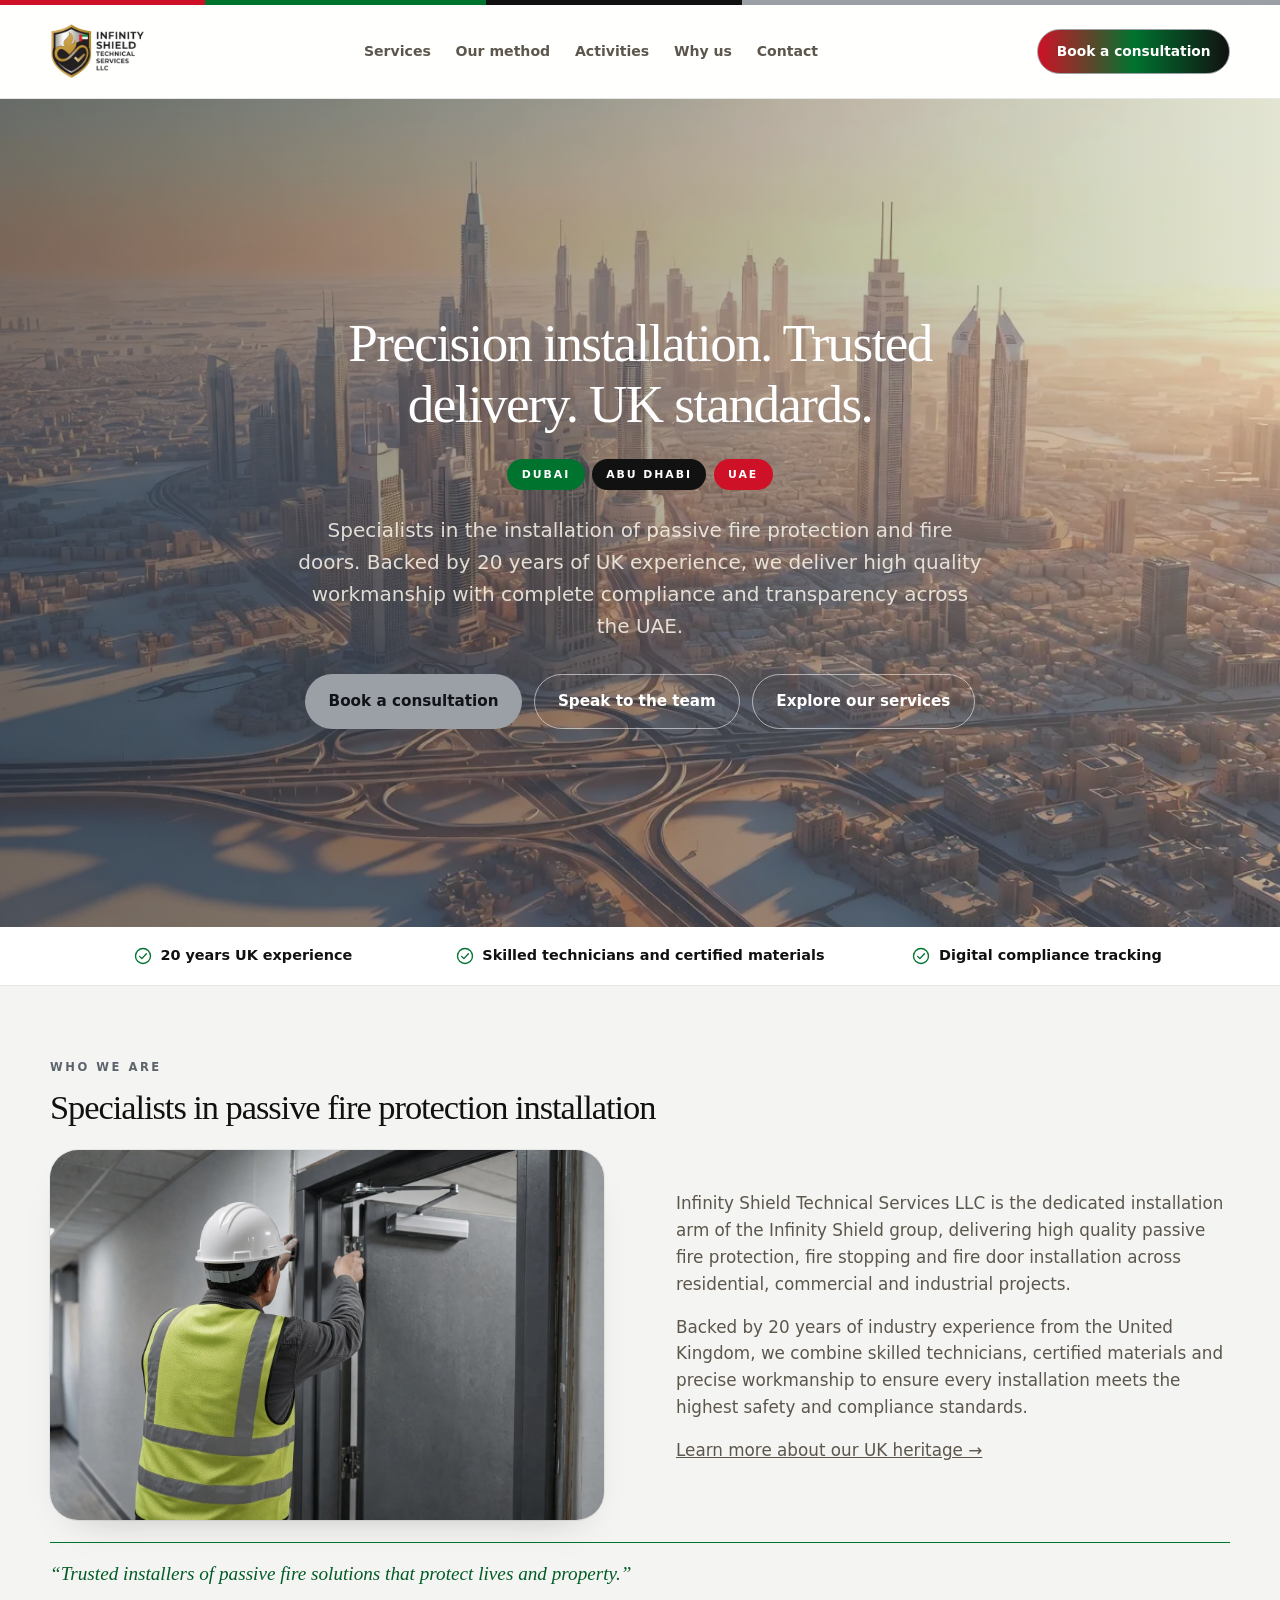
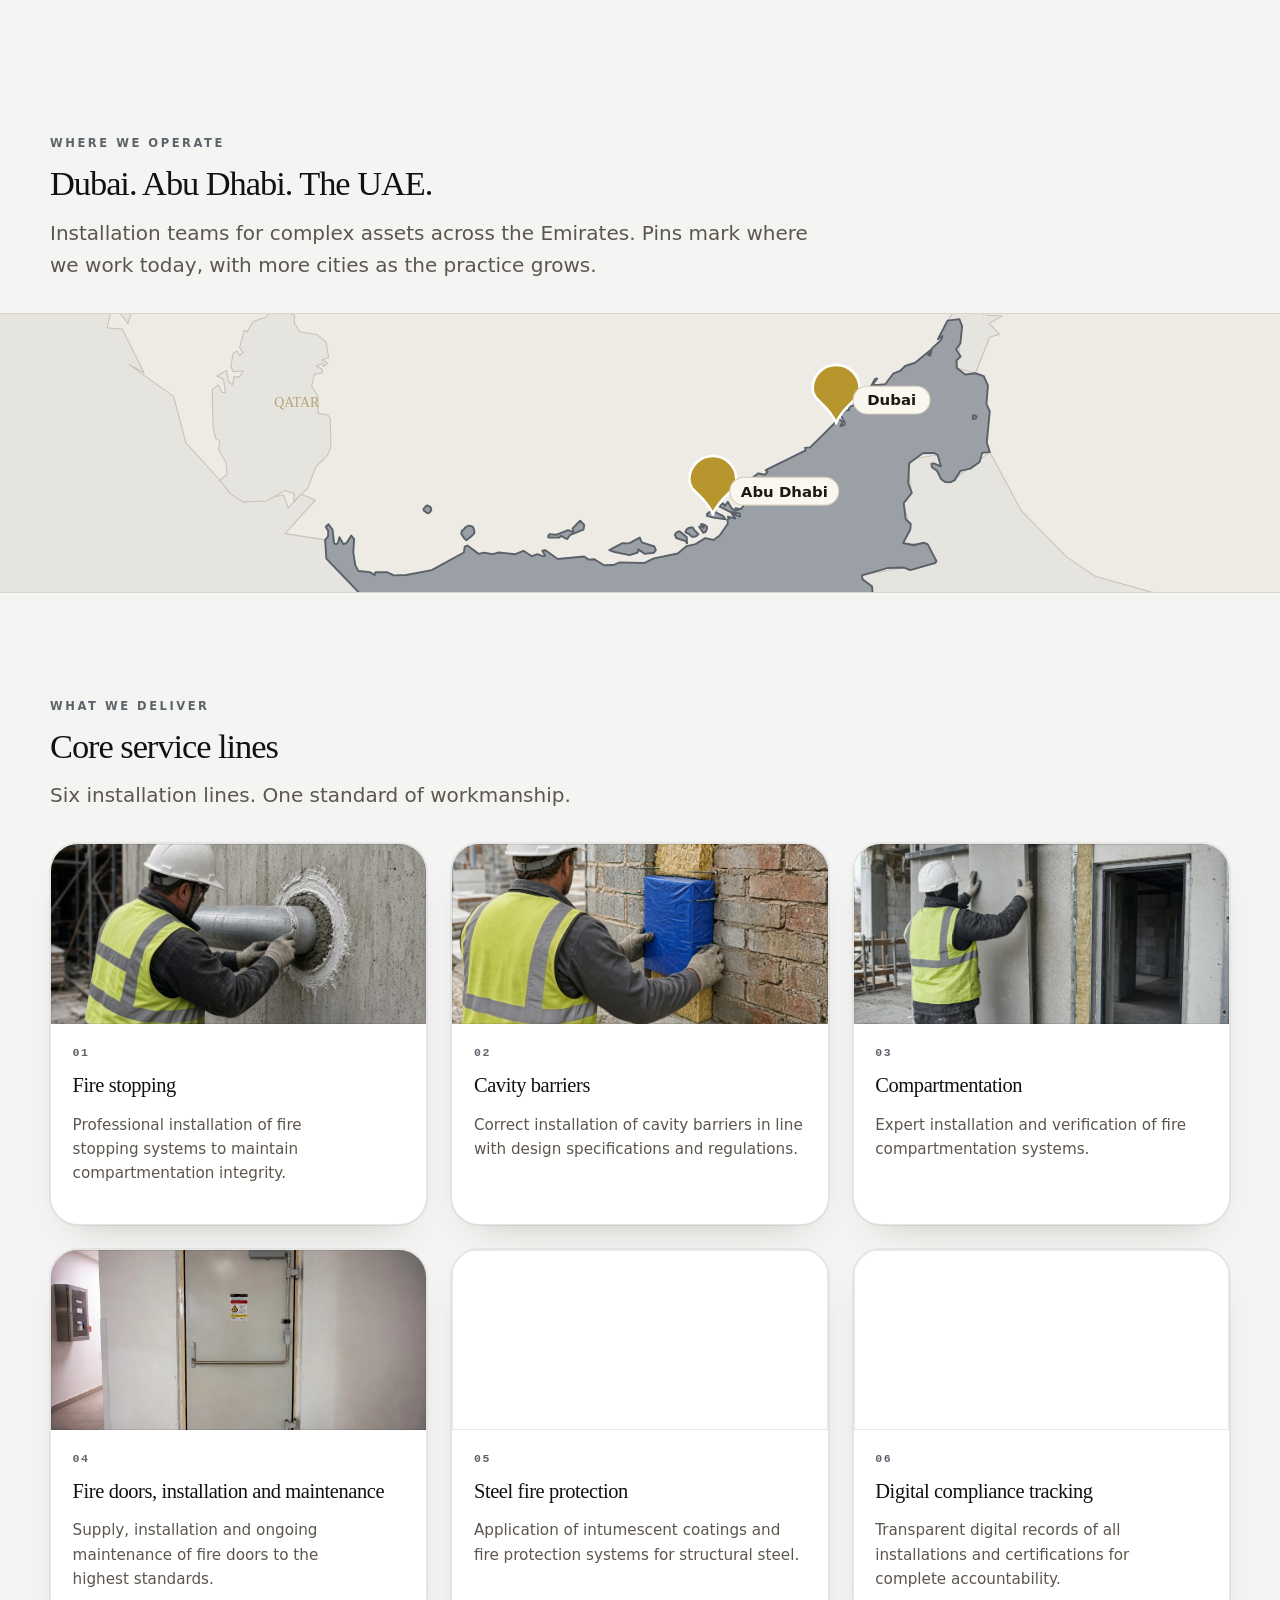
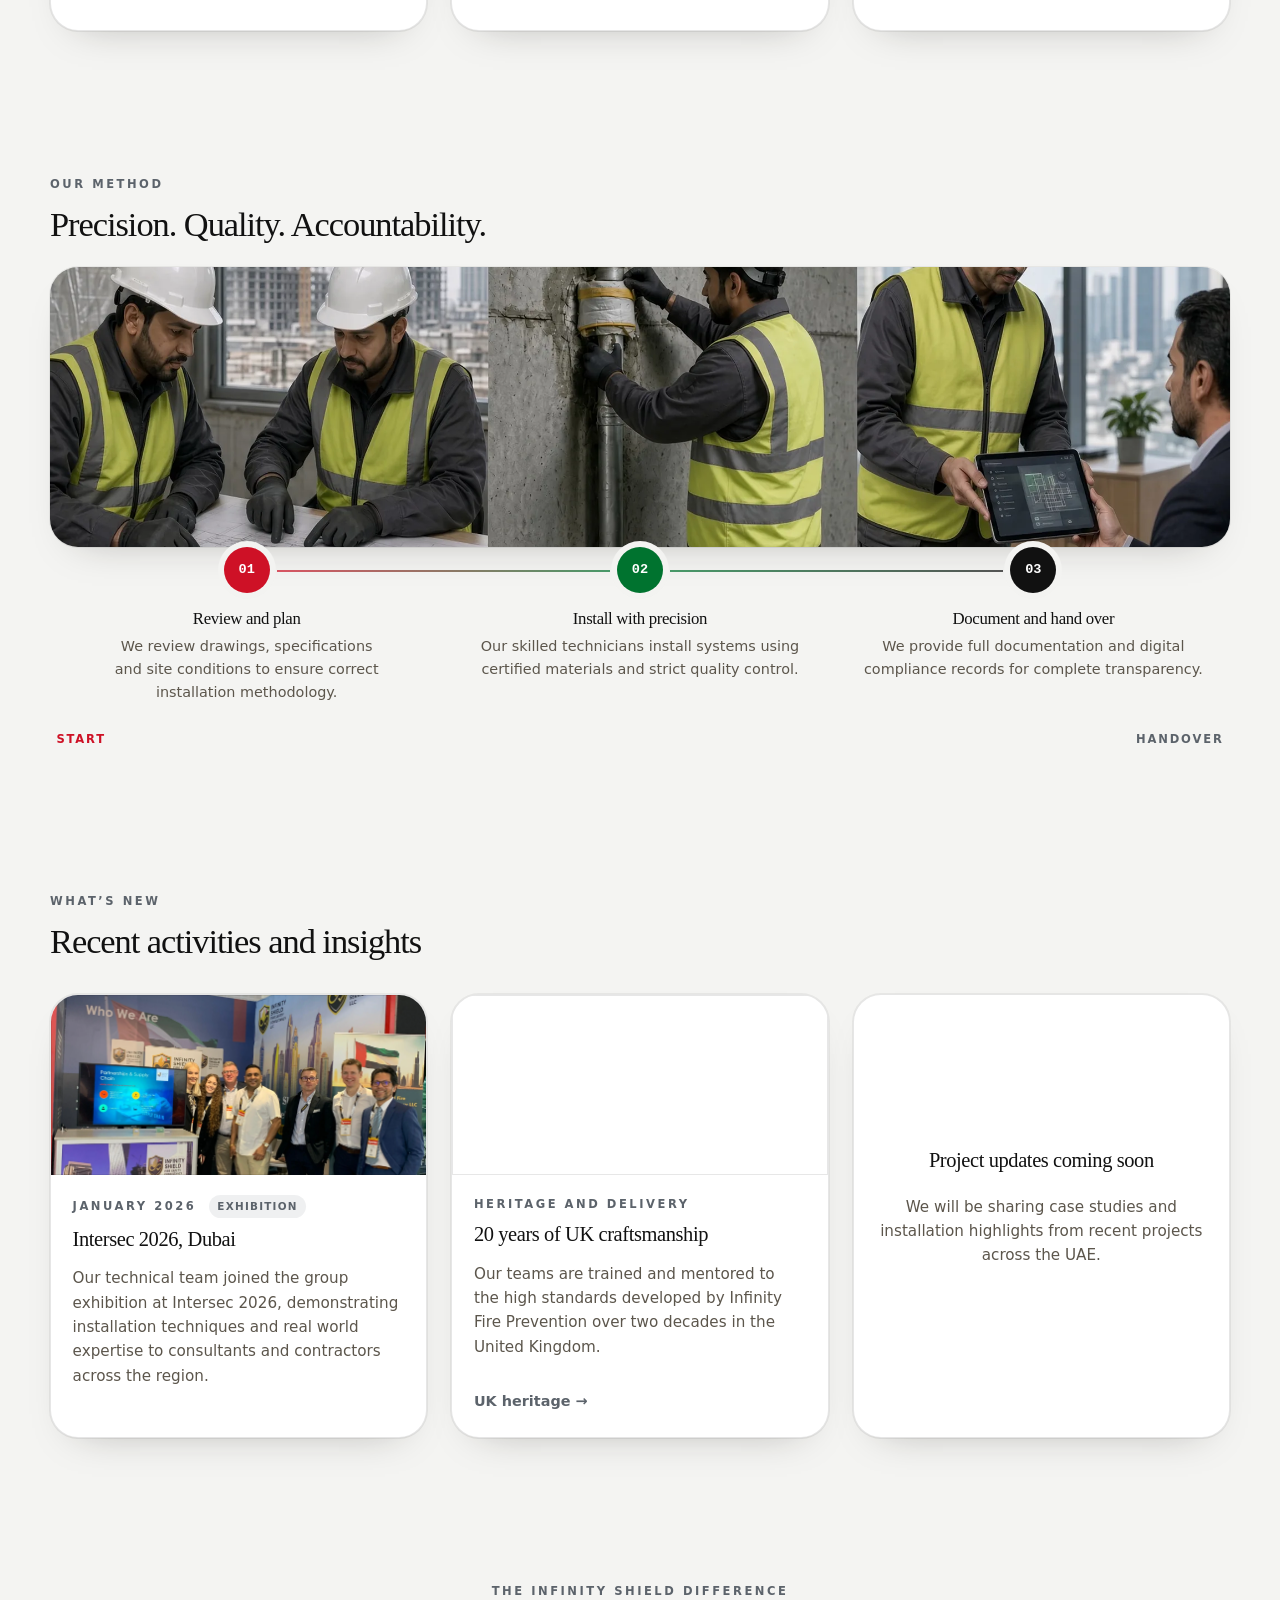
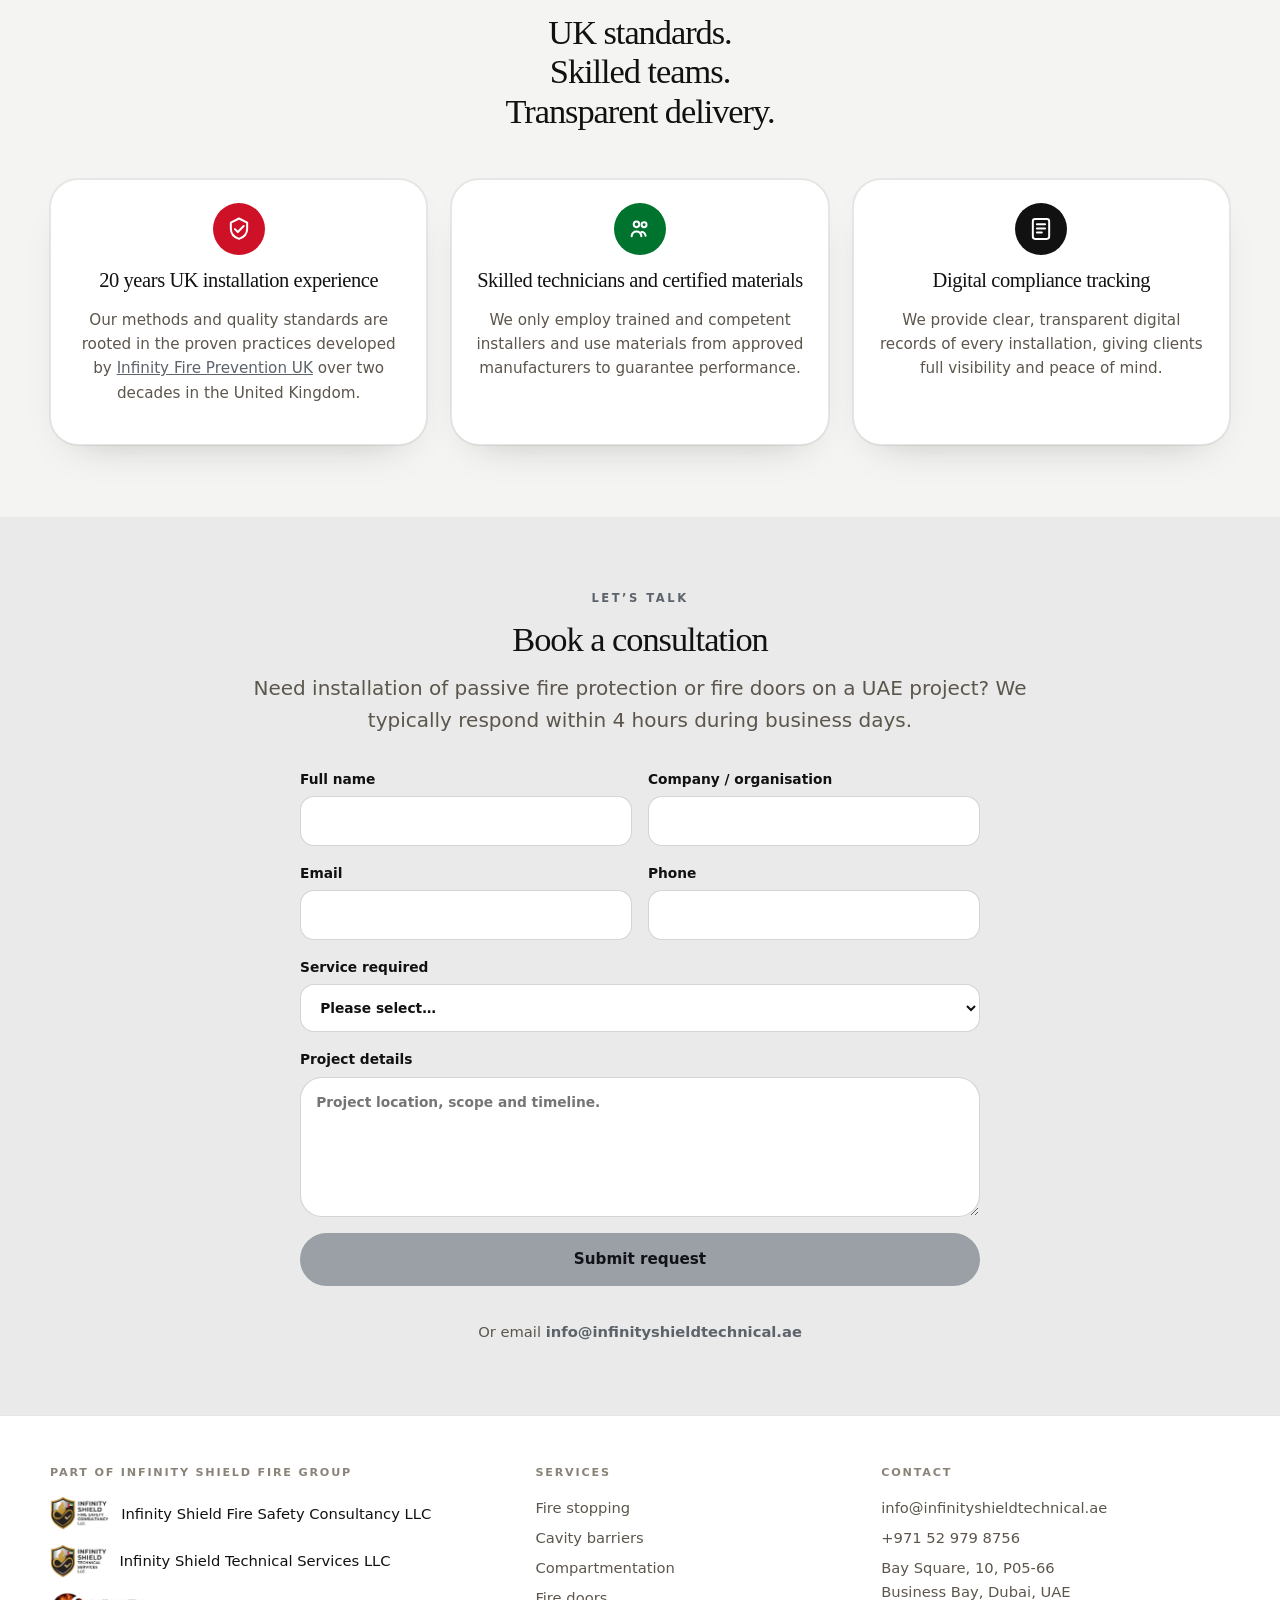
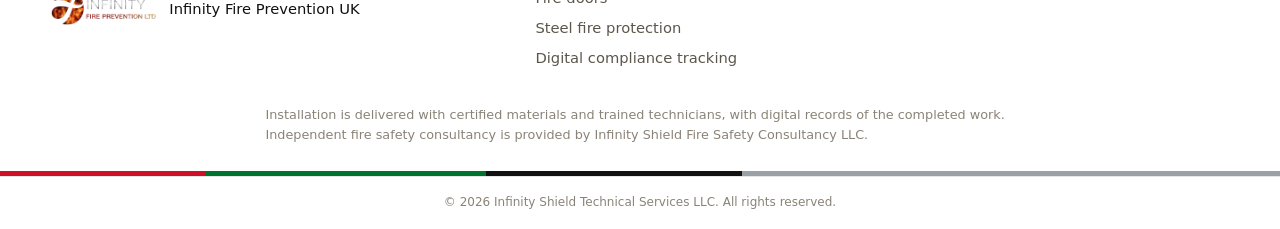
<file: index.html>
<!DOCTYPE html>
<html lang="en">
<head>
  <meta charset="UTF-8">
  <meta name="viewport" content="width=device-width, initial-scale=1">
  <title>Passive Fire Protection & Fire Doors in Dubai | Infinity Shield Technical</title>
  <meta name="description" content="Passive fire protection and fire door installation in Dubai and Abu Dhabi. 20 years of UK experience, delivered across the UAE.">
  <link rel="canonical" href="https://www.infinityshieldtechnical.ae/">
  <link rel="icon" href="favicon.ico?v=3">
  <link rel="icon" type="image/webp" href="favicon.webp?v=3">
  <link rel="apple-touch-icon" href="apple-touch-icon.png?v=3">
  <meta name="robots" content="index,follow">
  <meta name="author" content="Infinity Shield Technical Services LLC">
  <meta property="og:title" content="Infinity Shield Technical Services LLC">
  <meta property="og:description" content="Passive fire protection and fire door installation in Dubai and Abu Dhabi. UK workmanship, delivered in the UAE.">
  <meta property="og:type" content="website">
  <meta property="og:image" content="https://www.infinityshieldtechnical.ae/assets/images/hero-background.webp">
  <meta property="og:url" content="https://www.infinityshieldtechnical.ae/">
  <meta property="og:site_name" content="Infinity Shield Technical Services LLC">
  <meta property="og:locale" content="en_AE">
  <meta name="twitter:card" content="summary_large_image">
  <meta name="twitter:title" content="Infinity Shield Technical Services LLC">
  <meta name="twitter:description" content="Passive fire protection and fire door installation across the UAE.">
  <meta name="twitter:image" content="https://www.infinityshieldtechnical.ae/assets/images/hero-background.webp">
  <meta name="theme-color" content="#9aa0a6">
  <link rel="preload" as="image" href="assets/images/hero-background.webp">
  <link rel="preload" as="image" href="assets/logos/technical-logo.webp">
  <script type="application/ld+json">
{
  "@context": "https://schema.org",
  "@type": "ProfessionalService",
  "name": "Infinity Shield Technical Services LLC",
  "url": "https://www.infinityshieldtechnical.ae/",
  "image": "https://www.infinityshieldtechnical.ae/assets/images/hero-background.webp",
  "logo": "https://www.infinityshieldtechnical.ae/assets/logos/technical-logo.webp",
  "sameAs": ["https://www.infinityfireprevention.com/"],
  "email": "jay@infinityshieldtechnical.ae",
  "telephone": "+971529798756",
  "address": {
    "@type": "PostalAddress",
    "streetAddress": "Bay Square, 10, P05-66, Business Bay",
    "addressLocality": "Dubai",
    "addressCountry": "AE"
  },
  "areaServed": ["Dubai", "Abu Dhabi", "United Arab Emirates"],
  "parentOrganization": { "@type": "Organization", "name": "Infinity Shield Fire Group" },
  "description": "Specialists in the installation of passive fire protection and fire doors across the UAE."
}
  </script>
  <link rel="stylesheet" href="assets/css/site.css">
</head>
<body>
  <a class="skip" href="#main">Skip to content</a>
  <nav class="nav" id="navbar">
    <div class="nav-inner">
      <a class="brand" href="index.html" aria-label="Infinity Shield Technical Services home">
        <img src="assets/logos/technical-logo.webp" width="480" height="284" alt="Infinity Shield Technical Services LLC">
      </a>
      <div class="nav-links">
        <a href="#services">Services</a>
        <a href="#approach">Our method</a>
        <a href="#activities">Activities</a>
        <a href="#why-us">Why us</a>
        <a href="#contact">Contact</a>
      </div>
      <a class="nav-cta" href="#contact">Book a consultation</a>
      <button class="menu-btn" id="mobile-menu-btn" aria-expanded="false" aria-controls="mobile-menu" aria-label="Open menu">
        <span></span>
      </button>
    </div>
    <div class="mobile-panel" id="mobile-menu">
      <a href="#services">Services</a>
      <a href="#approach">Our method</a>
      <a href="#activities">Activities</a>
      <a href="#why-us">Why us</a>
      <a href="#contact">Contact</a>
    </div>
  </nav>

  <header class="hero" id="top">
    <div class="hero-media" role="img" aria-label="Dubai skyline"></div>
    <div class="hero-copy">
      <h1>Precision installation. Trusted delivery. UK standards.</h1>
      <div class="pills">
        <span class="pill-green">Dubai</span>
        <span class="pill-black">Abu Dhabi</span>
        <span class="pill-red">UAE</span>
      </div>
      <p>Specialists in the installation of passive fire protection and fire doors. Backed by 20 years of UK experience, we deliver high quality workmanship with complete compliance and transparency across the UAE.</p>
      <div class="actions">
        <a class="btn btn-gold" href="#contact">Book a consultation</a>
        <a class="btn btn-ghost" href="tel:+971529798756">Speak to the team</a>
        <a class="btn btn-ghost" href="#services">Explore our services</a>
      </div>
    </div>
  </header>

  <div class="trust">
    <ul>
      <li><svg width="18" height="18" viewBox="0 0 24 24" fill="none" aria-hidden="true"><circle cx="12" cy="12" r="10" stroke="currentColor" stroke-width="1.8"/><path d="M7.5 12.5 10.5 15.5 16.5 9" stroke="currentColor" stroke-width="1.8" stroke-linecap="round" stroke-linejoin="round"/></svg> 20 years UK experience</li>
      <li><svg width="18" height="18" viewBox="0 0 24 24" fill="none" aria-hidden="true"><circle cx="12" cy="12" r="10" stroke="currentColor" stroke-width="1.8"/><path d="M7.5 12.5 10.5 15.5 16.5 9" stroke="currentColor" stroke-width="1.8" stroke-linecap="round" stroke-linejoin="round"/></svg> Skilled technicians and certified materials</li>
      <li><svg width="18" height="18" viewBox="0 0 24 24" fill="none" aria-hidden="true"><circle cx="12" cy="12" r="10" stroke="currentColor" stroke-width="1.8"/><path d="M7.5 12.5 10.5 15.5 16.5 9" stroke="currentColor" stroke-width="1.8" stroke-linecap="round" stroke-linejoin="round"/></svg> Digital compliance tracking</li>
    </ul>
  </div>

  <main id="main">
    <section class="band-cream">
      <div class="wrap">
        <div class="eyebrow">Who we are</div>
        <h2>Specialists in passive fire protection installation</h2>
        <div class="split split-2 who-split">
          <figure class="inset-photo">
            <img src="assets/images/who-we-are.webp?v=11" width="1792" height="1008" alt="A technician hanging a fire door in a commercial corridor" loading="lazy" decoding="async">
          </figure>
          <div class="prose">
            <p>Infinity Shield Technical Services LLC is the dedicated installation arm of the Infinity Shield group, delivering high quality passive fire protection, fire stopping and fire door installation across residential, commercial and industrial projects.</p>
            <p>Backed by 20 years of industry experience from the United Kingdom, we combine skilled technicians, certified materials and precise workmanship to ensure every installation meets the highest safety and compliance standards.</p>
            <p><a href="https://www.infinityfireprevention.com/" target="_blank" rel="noopener noreferrer">Learn more about our UK heritage →</a></p>
          </div>
        </div>
        <p class="quote">“Trusted installers of passive fire solutions that protect lives and property.”</p>
      </div>
    </section>

    <section class="coverage band-cream" id="coverage">
      <div class="wrap">
        <div class="eyebrow">Where we operate</div>
        <h2>Dubai. Abu Dhabi. The UAE.</h2>
        <p class="lead lead-space">Installation teams for complex assets across the Emirates. Pins mark where we work today, with more cities as the practice grows.</p>
      </div>
      <div class="map-shell">
        <div class="map-static">
          <img src="assets/images/uae-coverage.svg" width="1200" height="720" alt="Map of the United Arab Emirates with offices in Dubai and Abu Dhabi">
        </div>
      </div>
    </section>

    <section id="services" class="band-paper">
      <div class="wrap">
        <div class="eyebrow">What we deliver</div>
        <h2>Core service lines</h2>
        <p class="lead lead-space">Six installation lines. One standard of workmanship.</p>
        <div class="grid cols-3">
          <article class="card media-card">
            <img src="assets/images/fire-stopping.webp?v=4" width="1792" height="1008" alt="Technician installing fire stopping around a pipe penetration" loading="lazy" decoding="async">
            <div class="pad">
              <div class="svc-num">01</div>
              <h3>Fire stopping</h3>
              <p>Professional installation of fire stopping systems to maintain compartmentation integrity.</p>
            </div>
          </article>
          <article class="card media-card">
            <img src="assets/images/cavity-barriers.webp?v=6" width="1792" height="1008" alt="Technician installing a cavity barrier in a masonry wall" loading="lazy" decoding="async">
            <div class="pad">
              <div class="svc-num">02</div>
              <h3>Cavity barriers</h3>
              <p>Correct installation of cavity barriers in line with design specifications and regulations.</p>
            </div>
          </article>
          <article class="card media-card">
            <img src="assets/images/compartmentation.webp?v=4" width="1792" height="1008" alt="Technician installing a fire-rated compartment wall" loading="lazy" decoding="async">
            <div class="pad">
              <div class="svc-num">03</div>
              <h3>Compartmentation</h3>
              <p>Expert installation and verification of fire compartmentation systems.</p>
            </div>
          </article>
          <article class="card media-card">
            <img src="assets/images/firedoor-installation.webp" width="1000" height="667" alt="Fire door installation" loading="lazy" decoding="async">
            <div class="pad">
              <div class="svc-num">04</div>
              <h3>Fire doors, installation and maintenance</h3>
              <p>Supply, installation and ongoing maintenance of fire doors to the highest standards.</p>
            </div>
          </article>
          <article class="card media-card">
            <img src="assets/images/steel-protection.webp" width="1792" height="1008" alt="Intumescent coating on structural steel" loading="lazy" decoding="async">
            <div class="pad">
              <div class="svc-num">05</div>
              <h3>Steel fire protection</h3>
              <p>Application of intumescent coatings and fire protection systems for structural steel.</p>
            </div>
          </article>
          <article class="card media-card">
            <img src="assets/images/digital-compliance.webp?v=5" width="1792" height="1008" alt="Technician photographing a completed fire stopping install on a tablet" loading="lazy" decoding="async">
            <div class="pad">
              <div class="svc-num">06</div>
              <h3>Digital compliance tracking</h3>
              <p>Transparent digital records of all installations and certifications for complete accountability.</p>
            </div>
          </article>
        </div>
      </div>
    </section>

    <section id="approach" class="band-cream">
      <div class="wrap">
        <div class="method-head">
          <div class="eyebrow">Our method</div>
          <h2>Precision. Quality. Accountability.</h2>
        </div>
        <figure class="inset-photo method-photo">
          <img src="assets/images/method-review.webp?v=6" width="2128" height="912" alt="From left: reviewing drawings, installing fire stopping, handing over digital records" loading="lazy" decoding="async">
        </figure>
        <ol class="process">
          <li>
            <div class="process-num">01</div>
            <h3>Review and plan</h3>
            <p>We review drawings, specifications and site conditions to ensure correct installation methodology.</p>
          </li>
          <li>
            <div class="process-num">02</div>
            <h3>Install with precision</h3>
            <p>Our skilled technicians install systems using certified materials and strict quality control.</p>
          </li>
          <li>
            <div class="process-num">03</div>
            <h3>Document and hand over</h3>
            <p>We provide full documentation and digital compliance records for complete transparency.</p>
          </li>
        </ol>
        <div class="process-rail" aria-hidden="true">
          <span>Start</span>
          <span>Handover</span>
        </div>
      </div>
    </section>

    <section id="activities" class="band-paper">
      <div class="wrap">
        <div class="eyebrow">What’s new</div>
        <h2>Recent activities and insights</h2>
        <div class="grid cols-3" style="margin-top:2rem;">
          <article class="card media-card">
            <img src="assets/images/intersec-2026-team.webp" width="900" height="1086" alt="Infinity Shield team at Intersec 2026" loading="lazy" decoding="async">
            <div class="pad">
              <div class="eyebrow" style="margin:0 0 .6rem">January 2026 <span class="chip">Exhibition</span></div>
              <h3>Intersec 2026, Dubai</h3>
              <p>Our technical team joined the group exhibition at Intersec 2026, demonstrating installation techniques and real world expertise to consultants and contractors across the region.</p>
            </div>
          </article>
          <a class="card media-card card-link" href="https://www.infinityfireprevention.com/" target="_blank" rel="noopener noreferrer">
            <img src="assets/images/uk-heritage.webp" width="1400" height="607" alt="UK heritage and craftsmanship" loading="lazy" decoding="async">
            <div class="pad">
              <div class="eyebrow" style="margin:0 0 .6rem">Heritage and delivery</div>
              <h3>20 years of UK craftsmanship</h3>
              <p>Our teams are trained and mentored to the high standards developed by Infinity Fire Prevention over two decades in the United Kingdom.</p>
              <span class="more">UK heritage →</span>
            </div>
          </a>
          <article class="card coming">
            <h3>Project updates coming soon</h3>
            <p>We will be sharing case studies and installation highlights from recent projects across the UAE.</p>
          </article>
        </div>
      </div>
    </section>

    <section id="why-us" class="band-cream">
      <div class="wrap">
        <div class="why-head">
          <div class="eyebrow">The Infinity Shield difference</div>
          <h2>UK standards. Skilled teams. Transparent delivery.</h2>
        </div>
        <div class="grid cols-3">
          <article class="card why-card">
            <div class="why-icon" aria-hidden="true">
              <svg width="28" height="28" viewBox="0 0 24 24" fill="none">
                <path d="M12 3 19 6.5v5.2c0 4.3-2.8 7.3-7 8.8-4.2-1.5-7-4.5-7-8.8V6.5L12 3Z" stroke="currentColor" stroke-width="1.7" stroke-linejoin="round"/>
                <path d="M8.5 12.1 11 14.6 16 9.4" stroke="currentColor" stroke-width="1.7" stroke-linecap="round" stroke-linejoin="round"/>
              </svg>
            </div>
            <h3>20 years UK installation experience</h3>
            <p>Our methods and quality standards are rooted in the proven practices developed by <a href="https://www.infinityfireprevention.com/" target="_blank" rel="noopener noreferrer">Infinity Fire Prevention UK</a> over two decades in the United Kingdom.</p>
          </article>
          <article class="card why-card">
            <div class="why-icon why-icon-2" aria-hidden="true">
              <svg width="28" height="28" viewBox="0 0 24 24" fill="none">
                <circle cx="9" cy="8" r="2.4" stroke="currentColor" stroke-width="1.7"/>
                <circle cx="15.5" cy="8.4" r="2.1" stroke="currentColor" stroke-width="1.7"/>
                <path d="M4.8 18.2c.4-2.6 2.3-4 4.2-4s3.8 1.4 4.2 4" stroke="currentColor" stroke-width="1.7" stroke-linecap="round"/>
                <path d="M13.2 14.6c1.6-.3 3.2.8 3.6 3.2" stroke="currentColor" stroke-width="1.7" stroke-linecap="round"/>
              </svg>
            </div>
            <h3>Skilled technicians and certified materials</h3>
            <p>We only employ trained and competent installers and use materials from approved manufacturers to guarantee performance.</p>
          </article>
          <article class="card why-card">
            <div class="why-icon why-icon-3" aria-hidden="true">
              <svg width="28" height="28" viewBox="0 0 24 24" fill="none">
                <rect x="5" y="3.5" width="14" height="17" rx="2" stroke="currentColor" stroke-width="1.7"/>
                <path d="M8.5 8h7M8.5 11.5h7M8.5 15h4.2" stroke="currentColor" stroke-width="1.7" stroke-linecap="round"/>
              </svg>
            </div>
            <h3>Digital compliance tracking</h3>
            <p>We provide clear, transparent digital records of every installation, giving clients full visibility and peace of mind.</p>
          </article>
        </div>
      </div>
    </section>

    <section id="contact" class="band-warm">
      <div class="wrap">
        <div class="center" style="margin-bottom:2rem;">
          <div class="eyebrow">Let’s talk</div>
          <h2>Book a consultation</h2>
          <p class="lead lead-space">Need installation of passive fire protection or fire doors on a UAE project? We typically respond within 4 hours during business days.</p>
        </div>
        <form id="technical-form" class="form" action="https://formsubmit.co/jay@infinityshieldtechnical.ae" method="POST">
          <input type="hidden" name="_subject" value="Infinity Shield Technical — new enquiry">
          <input type="hidden" name="_template" value="table">
          <input type="hidden" name="_captcha" value="false">
          <input type="text" name="_honey" class="hp" tabindex="-1" autocomplete="off">
          <div class="row row-2">
            <label>Full name
              <input type="text" name="Name" id="name" autocomplete="name" required>
            </label>
            <label>Company / organisation
              <input type="text" name="Company" id="company" autocomplete="organization" required>
            </label>
          </div>
          <div class="row row-2">
            <label>Email
              <input type="email" name="email" id="email" autocomplete="email" required>
            </label>
            <label>Phone
              <input type="tel" name="Phone" id="phone" autocomplete="tel">
            </label>
          </div>
          <label>Service required
            <select name="Service" id="service">
              <option value="">Please select…</option>
              <option value="Fire Stopping">Fire stopping</option>
              <option value="Cavity Barriers">Cavity barriers</option>
              <option value="Compartmentation">Compartmentation</option>
              <option value="Fire Doors Installation & Maintenance">Fire doors, installation and maintenance</option>
              <option value="Steel Fire Protection">Steel fire protection</option>
              <option value="Full Passive Fire Protection Package">Full passive fire protection package</option>
            </select>
          </label>
          <label>Project details
            <textarea name="Message" id="message" rows="5" placeholder="Project location, scope and timeline."></textarea>
          </label>
          <button type="submit" class="btn btn-gold btn-block">Submit request</button>
          <p class="form-alt">Or email <a href="mailto:jay@infinityshieldtechnical.ae">info@infinityshieldtechnical.ae</a></p>
        </form>
      </div>
    </section>
  </main>
  <footer class="footer">
    <div class="foot-grid">
      <div>
        <div class="foot-label">Part of Infinity Shield Fire Group</div>
        <a class="group-link" href="https://www.infinityshieldfiresafety.ae/">
          <img src="assets/logos/consultancy-logo.webp" width="480" height="276" alt="" loading="lazy">
          <span>Infinity Shield Fire Safety Consultancy LLC</span>
        </a>
        <a class="group-link" href="index.html">
          <img src="assets/logos/technical-logo.webp" width="480" height="284" alt="" loading="lazy">
          <span>Infinity Shield Technical Services LLC</span>
        </a>
        <a class="group-link" href="https://www.infinityfireprevention.com/" target="_blank" rel="noopener noreferrer">
          <img src="assets/logos/uk-logo.webp" width="480" height="152" alt="" loading="lazy">
          <span>Infinity Fire Prevention UK</span>
        </a>
      </div>
      <div>
        <div class="foot-label">Services</div>
        <div class="foot-list">
          <a href="#services">Fire stopping</a>
          <a href="#services">Cavity barriers</a>
          <a href="#services">Compartmentation</a>
          <a href="#services">Fire doors</a>
          <a href="#services">Steel fire protection</a>
          <a href="#services">Digital compliance tracking</a>
        </div>
      </div>
      <div>
        <div class="foot-label">Contact</div>
        <div class="foot-list">
          <a href="mailto:jay@infinityshieldtechnical.ae">info@infinityshieldtechnical.ae</a>
          <a href="tel:+971529798756">+971 52 979 8756</a>
          <div>Bay Square, 10, P05-66<br>Business Bay, Dubai, UAE</div>
        </div>
      </div>
    </div>
    <p class="legal-note">Installation is delivered with certified materials and trained technicians, with digital records of the completed work. Independent fire safety consultancy is provided by Infinity Shield Fire Safety Consultancy LLC.</p>
    <div class="gold-strip"></div>
    <div class="legal">© 2026 Infinity Shield Technical Services LLC. All rights reserved.</div>
  </footer>
  <script src="assets/js/site.js"></script>
</body>
</html>
</file>
<file: assets/css/site.css>
:root {
  --bg: #f4f4f2;
  --bg-elev: #ffffff;
  --bg-warm: #f3f3f1;
  --ink: #111111;
  --muted: #5c564c;
  --subtle: #8a8378;
  --line: color-mix(in srgb, var(--ink) 10%, transparent);
  --line-strong: color-mix(in srgb, var(--ink) 18%, transparent);
  --gold: #9aa0a6; /* silver, kept as --gold alias */
  --gold-deep: #5c636b;
  --gold-soft: color-mix(in srgb, var(--gold) 16%, transparent);
  --green: #00732f;
  --green-deep: #005c26;
  --green-soft: color-mix(in srgb, var(--green) 14%, transparent);
  --red: #ce1126;
  --red-deep: #a50e1e;
  --red-soft: color-mix(in srgb, var(--red) 14%, transparent);
  --black: #111111;
  --uae-bar: linear-gradient(90deg,
    var(--red) 0 16%,
    var(--green) 16% 38%,
    var(--black) 38% 58%,
    var(--gold) 58% 100%);
  --hero-ink: #f3f4f6;
  --radius-sm: 8px;
  --radius-md: 14px;
  --radius-lg: 22px;
  --radius-xl: 28px;
  --space-1: 4px;
  --space-2: 8px;
  --space-3: 12px;
  --space-4: 16px;
  --space-5: 24px;
  --space-6: 32px;
  --space-7: 48px;
  --space-8: 72px;
  --wrap: min(1180px, calc(100% - 2.5rem));
  --font-display: Georgia, "Iowan Old Style", "Palatino Linotype", Palatino, "Times New Roman", serif;
  --font-body: "Segoe UI", system-ui, -apple-system, sans-serif;
  --text-xs: 0.75rem;
  --text-sm: 0.9rem;
  --text-base: 1.05rem;
  --text-lg: clamp(1.15rem, 1rem + 0.4vw, 1.25rem);
  --text-xl: clamp(1.6rem, 1.2rem + 1.2vw, 2.15rem);
  --text-2xl: clamp(2.15rem, 1.4rem + 2.4vw, 3.4rem);
  --leading: 1.6;
  --ease: cubic-bezier(0.22, 1, 0.36, 1);
  --motion-fast: 180ms;
  --motion-med: 280ms;
  --shadow:
    0 0 0 1px color-mix(in srgb, var(--ink) 6%, transparent),
    0 1px 2px -1px rgb(28 25 20 / 0.06),
    0 18px 40px -28px rgb(28 25 20 / 0.35);
}

*, *::before, *::after { box-sizing: border-box; }
html { scroll-behavior: smooth; -webkit-font-smoothing: antialiased; -moz-osx-font-smoothing: grayscale; }
html, body { margin: 0; padding: 0; }
body {
  font-family: var(--font-body);
  background:
    radial-gradient(1200px 620px at 8% -12%, rgb(154 160 166 / 0.22), transparent 55%),
    radial-gradient(900px 520px at 110% 8%, rgb(0 115 47 / 0.06), transparent 52%),
    var(--bg);
  color: var(--ink);
  font-size: var(--text-base);
  line-height: var(--leading);
}
img { max-width: 100%; height: auto; display: block; }
a { color: inherit; }
button, [role="button"] { cursor: pointer; font: inherit; }
h1, h2, h3, h4 {
  font-family: var(--font-display);
  font-weight: 500;
  letter-spacing: -0.03em;
  text-wrap: balance;
  line-height: 1.15;
  margin: 0;
}
h1 { font-size: var(--text-2xl); }
h2 { font-size: var(--text-xl); }
h3 { font-size: 1.28rem; letter-spacing: -0.02em; }
p { text-wrap: pretty; }
.skip {
  position: absolute; left: 1rem; top: -4rem; background: var(--ink); color: #fff;
  padding: 0.6rem 1rem; z-index: 80; border-radius: var(--radius-sm);
}
.skip:focus { top: 1rem; }
a:focus-visible, button:focus-visible, summary:focus-visible {
  outline: 2px solid var(--gold);
  outline-offset: 2px;
}

.wrap { width: var(--wrap); margin-inline: auto; }
.eyebrow {
  font-family: var(--font-body);
  font-size: 0.72rem;
  letter-spacing: 0.22em;
  text-transform: uppercase;
  color: var(--gold-deep);
  font-weight: 650;
  margin-bottom: var(--space-3);
}
.muted { color: var(--muted); }
.lead { font-size: var(--text-lg); color: var(--muted); max-width: 62ch; }
.lead-space { margin: 0.8rem 0 2rem; }
.center { text-align: center; }
.center .lead { margin-inline: auto; }

section { padding: var(--space-8) 0; }
.band-cream { background: rgb(244 244 242 / 0.9); }
.band-warm { background: rgb(154 160 166 / 0.12); }
.band-paper { background: transparent; }

/* NAV */
.nav {
  position: sticky; top: 0; z-index: 50;
  background: color-mix(in srgb, var(--bg-elev) 92%, transparent);
  backdrop-filter: blur(14px);
  border-bottom: 1px solid var(--line);
}
.nav::before {
  content: "";
  display: block;
  height: 5px;
  background: var(--uae-bar);
}
.nav-inner {
  width: var(--wrap); margin: 0 auto;
  display: flex; align-items: center; justify-content: space-between;
  gap: var(--space-4); padding: 1.15rem 0;
}
.brand { flex: none; }
.brand img { height: 56px; width: auto; }
.nav-links { display: none; gap: 0.15rem; align-items: center; }
.nav-links a, .nav-drop > summary {
  text-decoration: none; font-size: 0.88rem; font-weight: 560; color: var(--muted);
  padding: 0.55rem 0.7rem; border-radius: 999px;
  white-space: nowrap;
  transition: color var(--motion-fast) var(--ease), background-color var(--motion-fast) var(--ease);
  list-style: none;
}
.nav-links a:hover, .nav-drop > summary:hover,
.nav-links a[aria-current="page"] {
  color: var(--ink); background: var(--gold-soft);
}
.nav-drop > summary::-webkit-details-marker { display: none; }
.nav-drop > summary { cursor: pointer; display: flex; align-items: center; gap: 0.35rem; }
.nav-drop > summary::after { content: ""; width: 0; height: 0; border: 4px solid transparent; border-top-color: currentColor; margin-top: 3px; }
.nav-drop { position: relative; }
.nav-drop[open] > summary { color: var(--ink); background: var(--gold-soft); }
.nav-panel {
  position: absolute; top: calc(100% + 8px); left: 0;
  min-width: 280px; padding: 0.5rem;
  background: var(--bg-elev);
  border: 1px solid var(--line);
  border-radius: var(--radius-lg);
  box-shadow: var(--shadow);
  display: grid; gap: 0.1rem;
  z-index: 60;
  max-height: min(70vh, 560px);
  overflow: auto;
}
.nav-panel a {
  display: block; padding: 0.7rem 0.85rem; border-radius: var(--radius-sm);
  color: var(--ink); font-size: 0.9rem; font-weight: 560; text-decoration: none;
}
.nav-panel a:hover, .nav-panel a[aria-current="page"] { background: var(--gold-soft); color: var(--ink); }
.nav-cta {
  display: none;
  flex: none;
  white-space: nowrap;
  text-decoration: none; font-size: 0.86rem; font-weight: 650;
  border: 1.5px solid var(--gold);
  color: #fff;
  background: linear-gradient(90deg, var(--red) 0%, var(--green) 50%, var(--black) 100%);
  padding: 0.65rem 1.15rem; border-radius: 999px;
  transition: filter var(--motion-fast) var(--ease);
}
.nav-cta:hover { color: #fff; filter: brightness(1.1); }
.menu-btn {
  width: 44px; height: 44px; border: 1px solid var(--line); background: var(--bg-elev);
  border-radius: var(--radius-sm); display: grid; place-items: center;
}
.menu-btn span, .menu-btn span::before, .menu-btn span::after {
  display: block; width: 16px; height: 1.5px; background: var(--ink); position: relative;
}
.menu-btn span::before, .menu-btn span::after { content: ""; position: absolute; left: 0; }
.menu-btn span::before { top: -5px; }
.menu-btn span::after { top: 5px; }
.mobile-panel {
  display: none; border-top: 1px solid var(--line); padding: 0.5rem 1.25rem 1.1rem;
}
.mobile-panel.open { display: grid; gap: 0.15rem; max-height: min(80vh, 640px); overflow: auto; }
.mobile-panel a {
  text-decoration: none; padding: 0.75rem 0.2rem; color: var(--ink); font-weight: 560; border-bottom: 1px solid var(--line);
}
.mobile-panel .sub { padding-left: 0.8rem; font-weight: 500; color: var(--muted); border-bottom: 0; }
.mobile-panel .label {
  font-size: 0.7rem; letter-spacing: 0.18em; text-transform: uppercase; color: var(--subtle);
  padding: 0.85rem 0.2rem 0.2rem; font-weight: 700;
}

@media (min-width: 980px) {
  .nav-links, .nav-cta { display: flex; }
  .menu-btn, .mobile-panel { display: none !important; }
}

/* HERO */
.hero {
  position: relative;
  min-height: 92vh;
  display: grid; place-items: center; color: var(--hero-ink); overflow: hidden;
}
.hero-media {
  position: absolute; inset: 0;
  background: #1f2428 url("../images/hero-background.webp") center 30% / cover no-repeat;
}
.hero-media::after {
  content: ""; position: absolute; inset: 0;
  background:
    linear-gradient(90deg, rgb(31 41 55 / 0.50) 0%, rgb(31 41 55 / 0.28) 48%, transparent 100%),
    rgb(154 160 166 / 0.28);
}
.hero-copy { position: relative; z-index: 1; width: var(--wrap); text-align: center; padding: 5.5rem 0 4.5rem; }
.hero h1 { color: #fff; max-width: 22ch; margin: 0 auto var(--space-5); }
.pills {
  display: inline-flex; gap: 0.45rem; align-items: center; flex-wrap: wrap; justify-content: center;
  margin-bottom: var(--space-5);
}
.pills span {
  letter-spacing: 0.18em; font-size: 0.68rem; font-weight: 700;
  padding: 0.42rem 0.9rem; border-radius: 999px; text-transform: uppercase;
}
.pill-green { background: var(--green); color: #fff; }
.pill-black { background: var(--black); color: #fff; }
.pill-red { background: var(--red); color: #fff; }
.dot { opacity: 0.4; }
.hero p { margin: 0 auto var(--space-6); max-width: 58ch; color: rgb(246 241 231 / 0.88); font-size: var(--text-lg); }
.actions { display: flex; gap: 0.75rem; justify-content: center; flex-wrap: wrap; }
.btn {
  display: inline-flex; align-items: center; justify-content: center;
  text-decoration: none; border: 0; border-radius: 999px;
  padding: 0.9rem 1.45rem; font-weight: 650; font-size: 0.95rem;
  min-height: 48px;
  white-space: nowrap;
  transition-property: transform, background-color, border-color, color;
  transition-duration: var(--motion-fast);
  transition-timing-function: var(--ease);
}
.btn:active { transform: scale(0.96); }
.btn-gold { background: var(--gold); color: #111318; }
.btn-gold:hover { background: #b4b8bc; }
.btn-ghost { background: transparent; color: #fff; border: 1px solid rgb(255 255 255 / 0.55); }
.btn-ghost:hover { background: rgb(255 255 255 / 0.1); }
.btn-outline {
  background: transparent; color: var(--gold-deep);
  border: 1px solid var(--gold);
}
.btn-outline:hover { background: var(--gold); color: #1c1608; }
.btn-block { width: 100%; }

.trust {
  background: var(--bg-elev); border-bottom: 1px solid var(--line);
  padding: 1.1rem 0;
}
.trust ul {
  width: var(--wrap); margin: 0 auto; padding: 0; list-style: none;
  display: grid; gap: 0.7rem;
}
.trust li { display: flex; gap: 0.55rem; align-items: center; font-size: var(--text-sm); font-weight: 600; }
.trust svg { flex: none; color: var(--green); }
.trust a { color: inherit; }

@media (min-width: 800px) {
  .trust ul { grid-template-columns: repeat(3, 1fr); justify-items: center; }
}

.split { display: grid; gap: var(--space-6); }
@media (min-width: 900px) {
  .split-2 { grid-template-columns: 0.9fr 1.1fr; align-items: start; gap: var(--space-8); }
}

.prose { max-width: 68ch; }
.prose p { color: var(--muted); margin: 0 0 1rem; }
.who-split { margin-top: 1.4rem; }
.who-split .inset-photo { margin: 0; }
@media (min-width: 900px) {
  .who-split {
    grid-template-columns: 1fr 1fr;
    align-items: center;
    gap: var(--space-8);
  }
}
.quote {
  margin: 1.4rem 0 0; padding: 1rem 0 0; border-top: 1px solid var(--green);
  font-family: var(--font-display); font-style: italic; font-size: 1.2rem; color: var(--green-deep);
}

.steps { display: grid; gap: 0.35rem; }
.step {
  display: grid; grid-template-columns: auto 1fr; gap: 1rem; align-items: start;
  padding: 0.85rem 0.9rem; border-radius: var(--radius-lg);
  transition: background-color var(--motion-fast) var(--ease), transform var(--motion-fast) var(--ease);
}
@media (hover: hover) {
  .step:hover { background: var(--gold-soft); transform: translateY(-2px); }
}
.step .num {
  width: 42px; height: 42px; border-radius: var(--radius-md);
  display: grid; place-items: center;
  background: var(--gold-soft); color: var(--gold-deep);
  font-family: ui-monospace, monospace; font-weight: 700; font-size: 0.9rem;
}
.step h3 { margin-bottom: 0.25rem; }
.step p { margin: 0; color: var(--muted); font-size: 0.95rem; }

.method-head { max-width: 42rem; margin-bottom: 1.2rem; }
.method-head .lead { margin-top: 0.8rem; }
.method-photo {
  max-width: none;
  width: 100%;
  margin: 0 0 1.6rem;
}
.method-photo img {
  aspect-ratio: 21 / 9;
  max-height: 280px;
  width: 100%;
  object-fit: cover;
  object-position: center 40%;
}
.process {
  list-style: none;
  margin: 0;
  padding: 0;
  display: grid;
  grid-template-columns: repeat(3, 1fr);
  gap: 0;
}
.process li {
  position: relative;
  text-align: center;
  padding: 0 1.1rem;
}
.process li:not(:last-child)::after {
  content: "";
  position: absolute;
  top: 23px;
  left: calc(50% + 30px);
  right: calc(-50% + 30px);
  height: 2px;
  opacity: 0.7;
}
.process li:nth-child(1)::after { background: linear-gradient(90deg, var(--red), var(--green)); }
.process li:nth-child(2)::after { background: linear-gradient(90deg, var(--green), var(--black)); }
.process li:nth-child(3)::after { background: linear-gradient(90deg, var(--black), var(--gold)); }
.process-num {
  width: 46px; height: 46px;
  margin: 0 auto 1rem;
  border-radius: 50%;
  display: grid; place-items: center;
  background: var(--gold);
  color: #1c1608;
  font-family: ui-monospace, monospace;
  font-weight: 700;
  font-size: 0.85rem;
  position: relative;
  z-index: 1;
  box-shadow: 0 0 0 6px var(--bg-warm, #fdf8f0);
}
.process li:nth-child(1) .process-num { background: var(--red); color: #fff; }
.process li:nth-child(2) .process-num { background: var(--green); color: #fff; }
.process li:nth-child(3) .process-num { background: var(--black); color: #fff; }
.process li:nth-child(4) .process-num { background: var(--gold); color: #1c1608; }
.process h3 { margin: 0 0 0.4rem; font-size: 1.05rem; }
.process p { margin: 0; color: var(--muted); font-size: 0.9rem; }
.process-rail {
  display: flex;
  justify-content: space-between;
  margin-top: 1.6rem;
  padding: 0 0.4rem;
  font-size: 0.72rem;
  letter-spacing: 0.16em;
  text-transform: uppercase;
  font-weight: 700;
  color: var(--gold-deep);
}
.process-rail span:first-child { color: var(--red); }
.process-rail span:last-child { color: var(--gold-deep); }
@media (max-width: 800px) {
  .process { grid-template-columns: 1fr; gap: 0.4rem; }
  .process li { text-align: left; padding: 0.4rem 0 0.8rem 1.2rem; border-left: 2px solid var(--line); }
  .process li:nth-child(1) { border-left-color: var(--red); }
  .process li:nth-child(2) { border-left-color: var(--green); }
  .process li:nth-child(3) { border-left-color: var(--black); }
  .process li:nth-child(4) { border-left-color: var(--gold); }
  .process li:not(:last-child)::after { display: none; }
  .process-num { margin: 0 0 0.7rem; }
  .process-rail { display: none; }
}

.coming {
  display: grid; place-content: center; text-align: center; min-height: 280px;
}

.grid { display: grid; gap: var(--space-5); }
.grid > .card, .grid > a.card-link { height: 100%; }
@media (min-width: 720px) {
  .cols-2 { grid-template-columns: repeat(2, 1fr); }
  .cols-3 { grid-template-columns: repeat(2, 1fr); }
  .cols-4 { grid-template-columns: repeat(2, 1fr); }
}
@media (min-width: 980px) {
  .cols-3 { grid-template-columns: repeat(3, 1fr); }
  .cols-4 { grid-template-columns: repeat(4, 1fr); }
}

.card {
  background: var(--bg-elev);
  border: 1px solid var(--line);
  border-radius: var(--radius-xl);
  padding: 1.45rem 1.45rem 1.5rem;
  box-shadow: var(--shadow);
  transition-property: transform, border-color;
  transition-duration: var(--motion-med);
  transition-timing-function: var(--ease);
}
@media (hover: hover) {
  .card:hover { transform: translateY(-4px); border-color: color-mix(in srgb, var(--gold) 45%, var(--line)); }
}
.icon {
  width: 42px; height: 42px; border-radius: var(--radius-md);
  display: grid; place-items: center; background: var(--gold-soft); color: var(--gold-deep); margin-bottom: 1rem;
}
.icon-red { background: var(--red-soft); color: var(--red-deep); }
.icon-green { background: var(--green-soft); color: var(--green-deep); }
.card h3 { margin-bottom: 0.45rem; }
.card p, .card li { color: var(--muted); font-size: 0.95rem; }
.card ul { margin: 0.85rem 0 0; padding: 0 0 0 1.05rem; display: grid; gap: 0.35rem; }
.card a { color: var(--gold-deep); }
.svc-num {
  font-family: ui-monospace, ui-sans-serif, monospace;
  font-size: 0.72rem; letter-spacing: 0.14em; font-weight: 700;
  color: var(--gold-deep); margin-bottom: 0.7rem;
}
.more {
  display: inline-flex; margin-top: 1rem; font-weight: 650; font-size: 0.9rem; text-decoration: none;
  color: var(--gold-deep);
}

.media-card { padding: 0; overflow: hidden; height: 100%; display: flex; flex-direction: column; }
.media-card img { width: 100%; height: 180px; object-fit: cover; flex: none; outline: 1px solid rgb(28 25 20 / 0.1); outline-offset: -1px; }
.media-card .pad { padding: 1.25rem 1.35rem 1.45rem; flex: 1; }
.grid.cols-4 .media-card img { height: 148px; }
.card-shot {
  position: relative;
  height: 180px;
  flex: none;
  overflow: hidden;
  background: #f4f4f2;
}
.card-shot img,
.card-shot video {
  width: 100%;
  height: 180px;
  object-fit: contain;
  object-position: center;
  display: block;
  outline: 0;
}
.card-shot video {
  position: absolute;
  inset: 0;
  opacity: 0;
  pointer-events: none;
  transition: opacity 0.25s var(--ease);
}
.media-card.has-hover-anim:hover .card-shot video,
.media-card.has-hover-anim:focus-within .card-shot video {
  opacity: 1;
}

.photo-break {
  margin: 0;
  height: min(46vh, 440px);
  overflow: hidden;
  position: relative;
  background: #2a2418;
}
.photo-row {
  display: grid;
  grid-template-columns: 1fr 1fr 1fr;
  gap: 5px;
  margin: 0;
  height: min(38vh, 340px);
}
.photo-row figure {
  margin: 0; height: 100%; overflow: hidden; background: #2a2418;
}
.photo-row img {
  width: 100%; height: 100%; max-width: none;
  object-fit: cover; display: block;
}
.photo-row-draw {
  height: min(42vh, 380px);
  gap: 8px;
  background: transparent;
}
.photo-row-draw figure { background: #fff; border: 1px solid var(--line); }
.photo-row-draw img { object-fit: contain; }
@media (max-width: 700px) {
  .photo-row { height: 150px; }
  .photo-row-draw { height: 130px; }
}
.coverage { padding-bottom: 2rem; padding-left: 0; padding-right: 0; }
.coverage .wrap { padding-bottom: 0; }
.map-shell {
  width: 100%;
  margin: 1.25rem 0 0;
  height: 280px;
  border-radius: 0;
  overflow: hidden;
  border: 1px solid var(--line);
  border-left: 0;
  border-right: 0;
  background: #f3ece0;
}
.map-static { height: 100%; }
.map-static > img {
  width: 100%;
  height: 100%;
  object-fit: cover;
  object-position: 55% 42%;
  display: block;
}
@media (max-width: 700px) {
  .map-shell { height: 210px; }
}

.photo-cap {
  display: block;
  width: var(--wrap);
  margin: 0.85rem auto 1.8rem;
  font-size: 0.82rem;
  letter-spacing: 0.08em;
  text-transform: uppercase;
  font-weight: 650;
  color: var(--gold-deep);
}
.inset-photo {
  margin: 1.4rem 0 0;
  border-radius: var(--radius-xl);
  overflow: hidden;
  box-shadow: var(--shadow);
}
.inset-photo img {
  width: 100%; height: auto; aspect-ratio: 3 / 2; object-fit: cover; display: block;
}
.feature-photo {
  margin: 0;
  border-radius: var(--radius-lg);
  overflow: hidden;
  min-height: 260px;
}
.feature-photo img {
  width: 100%; height: 100%; min-height: 260px; object-fit: cover; display: block;
}
@media (max-width: 859px) {
  .photo-break { height: 220px; }
}
.chip {
  display: inline-block; font-size: 0.65rem; letter-spacing: 0.12em; text-transform: uppercase;
  font-weight: 700; color: var(--gold-deep); background: var(--gold-soft);
  padding: 0.2rem 0.5rem; border-radius: 999px; margin-left: 0.4rem;
}

.feature {
  background: var(--gold);
  color: #1c1608;
  border-radius: var(--radius-xl);
  padding: 2rem 1.6rem;
  display: grid; gap: 1.4rem;
}
.feature h3, .feature h2 { color: #1c1608; }
.feature p { color: rgb(28 22 8 / 0.82); margin: 0.6rem 0 0; }
.feature .eyebrow { color: #1c1608; }
.feature ul { margin: 0; padding: 0 0 0 1.1rem; color: rgb(28 22 8 / 0.82); display: grid; gap: 0.35rem; }
.feature .btn-gold {
  background: var(--ink); color: var(--hero-ink);
}
.feature .btn-gold:hover { background: #2a2418; color: #fff; }
.feature .actions { justify-content: flex-start; margin-top: 1.2rem; }
@media (min-width: 860px) {
  .feature { grid-template-columns: 1.1fr 0.9fr; align-items: center; padding: 2.4rem 2.2rem; }
}

.journey {
  display: grid;
  grid-template-columns: repeat(auto-fit, minmax(9.8rem, 1fr));
  gap: 0.75rem;
}
.journey-step {
  background: var(--bg-elev);
  border: 1px solid var(--line);
  border-radius: var(--radius-lg);
  padding: 1.1rem 1rem 1.15rem;
  min-height: 100%;
}
.journey-step .mark {
  font-family: ui-monospace, monospace;
  font-size: 0.72rem; letter-spacing: 0.12em; font-weight: 700;
  color: var(--gold-deep); margin-bottom: 0.55rem;
}
.journey-step h3 {
  font-family: var(--font-body);
  font-size: 0.92rem;
  letter-spacing: 0.08em;
  text-transform: uppercase;
  font-weight: 700;
  margin-bottom: 0.35rem;
}
.journey-step p { margin: 0; color: var(--muted); font-size: 0.88rem; }

.clients-layout {
  display: grid;
  grid-template-columns: 1.05fr 1fr;
  gap: 2.4rem 2.8rem;
  align-items: center;
}
.clients-layout h2 { max-width: none; }
.clients-layout .lead { margin: 0.8rem 0 1.3rem; }
.clients-photo {
  margin: 0;
  border-radius: var(--radius-xl);
  overflow: hidden;
  box-shadow: var(--shadow);
}
.clients-photo img { width: 100%; height: 320px; object-fit: cover; display: block; }
.client-grid {
  list-style: none;
  margin: 0;
  padding: 0;
  display: grid;
  grid-template-columns: 1fr 1fr;
  gap: 0.6rem;
}
.client-grid li {
  display: flex;
  align-items: center;
  gap: 0.7rem;
  background: var(--bg-elev);
  border: 1px solid var(--line);
  border-radius: var(--radius-lg);
  padding: 0.72rem 0.85rem;
  font-size: 0.88rem;
  font-weight: 560;
  line-height: 1.3;
}
.client-grid .icon {
  width: 32px; height: 32px; margin: 0; flex: none;
}
@media (max-width: 900px) {
  .clients-layout { grid-template-columns: 1fr; }
  .clients-photo img { height: 200px; }
}
@media (max-width: 600px) {
  .client-grid { grid-template-columns: 1fr; }
}

.clients { display: flex; flex-wrap: wrap; gap: 0.55rem; }
.client {
  border: 1px solid var(--line);
  background: var(--bg-elev);
  border-radius: 999px;
  padding: 0.55rem 0.95rem;
  font-size: 0.92rem;
  font-weight: 560;
}

.note {
  border-left: 3px solid var(--green);
  background: var(--bg-elev);
  padding: 1.2rem 1.3rem 1.25rem 1.4rem;
  border-radius: 0 var(--radius-lg) var(--radius-lg) 0;
}
.note p { margin: 0; color: var(--muted); }
.note p + p { margin-top: 0.7rem; }

.corner-photo {
  margin: 1.35rem 0 0;
  width: min(100%, 340px);
  border-radius: var(--radius-lg);
  overflow: hidden;
  box-shadow: var(--shadow);
  background: #2a2418;
}
.corner-photo img {
  width: 100%; height: 210px; object-fit: cover; object-position: center 40%; display: block;
}

.cta-band {
  background: var(--gold);
  color: #1c1608;
  padding: 3.5rem 0;
}
.cta-band h2 { color: #1c1608; }
.cta-band p { color: rgb(28 22 8 / 0.82); margin: 0.8rem 0 1.5rem; max-width: 56ch; }
.cta-split {
  display: grid;
  grid-template-columns: 1.15fr 0.85fr;
  gap: 2.2rem;
  align-items: center;
}
.cta-photo {
  margin: 0;
  border-radius: var(--radius-xl);
  overflow: hidden;
  box-shadow: 0 18px 40px -24px rgb(28 22 8 / 0.45);
}
.cta-photo img {
  width: 100%; height: 240px; object-fit: cover; display: block;
}
@media (max-width: 800px) {
  .cta-split { grid-template-columns: 1fr; }
  .cta-photo img { height: 180px; }
}

.why-head { text-align: center; max-width: 28ch; margin: 0 auto var(--space-7); }
.why-card { text-align: center; }
.why-card h3 { margin-top: 0.85rem; }
.why-icon {
  width: 52px; height: 52px;
  margin: 0 auto;
  border-radius: 50%;
  display: grid; place-items: center;
  background: var(--red);
  color: #fff;
}
.why-icon-2 { background: var(--green); }
.why-icon-3 { background: var(--black); }

details.faq {
  border-bottom: 1px solid var(--line); padding: 1rem 0;
}
details.faq summary {
  cursor: pointer; font-weight: 650; list-style: none; display: flex; justify-content: space-between; gap: 1rem;
  min-height: 44px; align-items: center;
}
details.faq summary::-webkit-details-marker { display: none; }
details.faq summary::after { content: "+"; color: var(--red-deep); font-weight: 500; }
details.faq[open] summary::after { content: "–"; }
details.faq p { color: var(--muted); margin: 0.7rem 0 0.2rem; }

.faq-split { align-items: stretch; }
@media (min-width: 900px) {
  .faq-split { grid-template-columns: 1fr 1fr; }
  .faq-left {
    display: flex;
    flex-direction: column;
  }
  .faq-mark {
    flex: 1 1 auto;
    position: relative;
    min-height: 0;
    margin: 0;
    color: var(--gold);
    opacity: 0.34;
  }
  .faq-mark svg {
    position: absolute;
    inset: 0;
    width: 100%;
    height: 100%;
    fill: currentColor;
  }
}
@media (max-width: 899px) {
  .faq-mark { display: none; }
}

.form {
  max-width: 680px; margin: 0 auto; display: grid; gap: 1rem;
}
.row { display: grid; gap: 1rem; }
@media (min-width: 700px) { .row-2 { grid-template-columns: 1fr 1fr; } }
label { display: grid; gap: 0.4rem; font-size: 0.86rem; font-weight: 650; }
input, select, textarea {
  font: inherit; color: var(--ink); background: var(--bg-elev);
  border: 1px solid var(--line-strong); border-radius: var(--radius-md);
  padding: 0.8rem 0.95rem; min-height: 48px; width: 100%;
}
textarea { min-height: 140px; resize: vertical; border-radius: var(--radius-lg); }
input:focus, select:focus, textarea:focus {
  outline: 2px solid color-mix(in srgb, var(--gold) 55%, transparent); outline-offset: 1px; border-color: var(--gold);
}

.footer { background: var(--bg-elev); border-top: 1px solid var(--line); padding: 3rem 0 0; color: var(--muted); font-size: 0.92rem; }
.foot-grid { width: var(--wrap); margin: 0 auto; display: grid; gap: 2rem; padding-bottom: 2.2rem; }
@media (min-width: 800px) { .foot-grid { grid-template-columns: 1.3fr 0.9fr 1fr; } }
.foot-label { font-size: 0.7rem; letter-spacing: 0.16em; text-transform: uppercase; color: var(--subtle); margin-bottom: 0.9rem; font-weight: 700; }
.group-link { display: flex; gap: 0.75rem; align-items: center; text-decoration: none; margin-bottom: 0.85rem; color: var(--ink); }
.group-link img { height: 34px; width: auto; }
.group-link:hover span { color: var(--gold-deep); }
.foot-list { display: grid; gap: 0.4rem; }
.foot-list a { text-decoration: none; }
.foot-list a:hover { color: var(--gold-deep); }
.gold-strip { height: 5px; background: var(--uae-bar); }
.legal { text-align: center; font-size: 0.75rem; color: var(--subtle); padding: 1rem; border-top: 1px solid var(--line); }

.modal {
  position: fixed; inset: 0; background: rgb(12 10 8 / 0.7); z-index: 100;
  display: grid; place-items: center; padding: 1.25rem;
}
.modal-card {
  background: var(--bg-elev); max-width: 420px; width: 100%; border-radius: var(--radius-xl);
  padding: 2rem 1.6rem; text-align: center; box-shadow: var(--shadow);
}
.check {
  width: 64px; height: 64px; margin: 0 auto 1rem; border-radius: 50%;
  display: grid; place-items: center; background: var(--green-soft); color: var(--green); font-size: 1.8rem;
}

/* Inner service pages */
.page-hero {
  background: var(--bg-elev);
  border-bottom: 1px solid var(--line);
  padding: 2.4rem 0 2.2rem;
}
.crumb {
  display: flex; flex-wrap: wrap; gap: 0.4rem; align-items: center;
  font-size: 0.82rem; color: var(--subtle); margin-bottom: 1rem;
}
.crumb a { text-decoration: none; color: var(--muted); }
.crumb a:hover { color: var(--gold-deep); }
.svc-layout {
  display: grid; gap: var(--space-6);
}
main.band-paper {
  padding: var(--space-6) 0 var(--space-8);
}
.svc-photo {
  margin: 1.6rem auto 0;
  border-radius: var(--radius-xl);
  overflow: hidden;
  box-shadow: var(--shadow);
  background: #2a2418;
}
.svc-photo img {
  width: 100%;
  height: auto;
  aspect-ratio: 16 / 9;
  object-fit: contain;
  object-position: center;
  display: block;
}
.svc-diagrams {
  display: grid;
  grid-template-columns: 1fr 1fr;
  gap: 0.85rem;
  margin: 1.6rem auto 0;
}
@media (min-width: 900px) {
  .svc-diagrams { grid-template-columns: repeat(4, 1fr); }
}
.svc-diagrams figure {
  margin: 0;
  background: var(--bg-elev);
  border: 1px solid var(--line);
  border-radius: var(--radius-lg);
  overflow: hidden;
  box-shadow: var(--shadow);
}
.svc-diagrams img {
  width: 100%;
  height: auto;
  aspect-ratio: 1;
  object-fit: contain;
  display: block;
  background: #f4efe6;
}
.svc-diagrams figcaption {
  padding: 0.65rem 0.7rem 0.85rem;
  font-size: 0.82rem;
  font-weight: 650;
  text-align: center;
  color: var(--ink);
}
.included {
  list-style: none; margin: 1rem 0 0; padding: 0;
  display: grid; gap: 0.65rem;
}
@media (min-width: 720px) {
  .included { grid-template-columns: 1fr 1fr; }
}
.included li {
  margin: 0;
  padding: 0.9rem 1rem 0.9rem 2.55rem;
  background: var(--bg-elev);
  border: 1px solid var(--line);
  border-radius: var(--radius-md);
  color: var(--ink);
  font-size: 0.95rem;
  position: relative;
}
.included li::before {
  content: "";
  position: absolute;
  left: 1.05rem;
  top: 1.05rem;
  width: 6px;
  height: 11px;
  border: solid var(--green);
  border-width: 0 2px 2px 0;
  transform: rotate(45deg);
  background: none;
  border-radius: 0;
}
.side {
  position: sticky; top: 88px;
  background: var(--bg-elev);
  border: 1px solid var(--line);
  border-radius: var(--radius-xl);
  padding: 1.2rem 1.2rem 1.3rem;
  box-shadow: var(--shadow);
}
.side h3 { font-family: var(--font-body); font-size: 0.78rem; letter-spacing: 0.16em; text-transform: uppercase; color: var(--subtle); margin-bottom: 0.7rem; }
.side a {
  display: block; text-decoration: none; padding: 0.5rem 0;
  border-bottom: 1px solid var(--line); font-size: 0.9rem; color: var(--ink);
}
.side a:hover, .side a[aria-current="page"] { color: var(--gold-deep); }
.side a.btn {
  border-bottom: 0;
  text-align: center;
  color: #1c1608;
  margin-top: 1rem;
}
.side a.btn:hover { color: #1c1608; background: #c9a84a; }

.cta-band .btn-gold {
  background: var(--ink); color: var(--hero-ink);
}
.cta-band .btn-gold:hover { background: #2a2418; color: #fff; }
.cta-band .btn-ghost {
  color: #1c1608; border-color: rgb(28 22 8 / 0.45);
}
.cta-band .btn-ghost:hover { background: rgb(28 22 8 / 0.08); color: #1c1608; }
.cta-band .lead { color: rgb(28 22 8 / 0.82); }

a.card-link { text-decoration: none; color: inherit; display: flex; flex-direction: column; }
a.card-link h3 { color: var(--ink); }
a.card-link .more { margin-top: auto; padding-top: 1rem; }
a.card-link:has(.svc-num) {
  display: grid;
  grid-template-columns: 1fr auto;
  align-items: start;
  padding: 1.15rem 1.2rem 1.2rem;
  column-gap: 0.7rem;
}
a.card-link:has(.svc-num) .svc-num {
  grid-column: 1; grid-row: 1;
  margin: 0; align-self: center;
}
a.card-link:has(.svc-num) > .icon {
  grid-column: 2; grid-row: 1;
  margin: 0; width: 36px; height: 36px;
}
a.card-link:has(.svc-num) h3,
a.card-link:has(.svc-num) p,
a.card-link:has(.svc-num) .more { grid-column: 1 / -1; }
a.card-link:has(.svc-num) h3 { margin-top: 0.7rem; }

.page-hero p { color: var(--muted); max-width: 62ch; margin: 0.85rem 0 0; font-size: var(--text-lg); }
.page-hero .actions { justify-content: flex-start; margin-top: 1.4rem; }

.svc-hero-photo {
  margin: 0;
  height: min(42vh, 360px);
  overflow: hidden;
  background: #2a2418;
}
.svc-hero-photo img {
  width: 100%; height: 100%; max-width: none;
  object-fit: cover; display: block;
}

.svc-figure {
  margin: 0 0 1.8rem;
  border-radius: var(--radius-lg);
  overflow: hidden;
  background: #fff;
  border: 1px solid var(--line);
}
.svc-figure img {
  width: 100%; height: auto; max-width: none; display: block;
}
.svc-figure figcaption {
  padding: 0.75rem 1rem 0.9rem;
  font-size: 0.78rem;
  letter-spacing: 0.08em;
  text-transform: uppercase;
  font-weight: 650;
  color: var(--gold-deep);
}
.svc-intro { margin: 0 0 1.6rem; color: var(--muted); max-width: 68ch; }
.svc-intro p { margin: 0 0 1rem; }
.svc-intro p:last-child { margin-bottom: 0; }

.subhead { margin: 0.35rem 0 1rem; font-size: 1.35rem; }

@media (min-width: 1100px) {
  .journey { grid-template-columns: repeat(7, 1fr); }
}

.form-alt {
  text-align: center; margin: 1.1rem 0 0; color: var(--muted); font-size: 0.92rem;
}
.form-alt a { color: var(--gold-deep); font-weight: 650; text-decoration: none; }
.form-alt a:hover { text-decoration: underline; }
.hp {
  position: absolute; left: -9999px; width: 1px; height: 1px; overflow: hidden;
}
.btn[disabled] { opacity: 0.65; cursor: not-allowed; transform: none; }

.legal-note {
  width: var(--wrap); margin: 0 auto; padding: 0 0 1.6rem;
  font-size: 0.8rem; color: var(--subtle); max-width: 92ch;
}

.btn-ink {
  background: var(--ink); color: var(--hero-ink);
}
.btn-ink:hover { background: #2a2418; color: #fff; }

@media (max-width: 560px) {
  .hero .actions { flex-direction: column; align-items: stretch; }
  .hero .btn { width: 100%; }
  .page-hero .actions { flex-direction: column; align-items: stretch; }
}

@media (prefers-reduced-motion: reduce) {
  html { scroll-behavior: auto; }
  *, *::before, *::after { transition: none !important; animation: none !important; }
}

/* Technical silver extras */
.btn-outline { color: var(--gold-deep); border-color: var(--gold); }
.nav-cta { border-color: var(--gold); }
</file>
